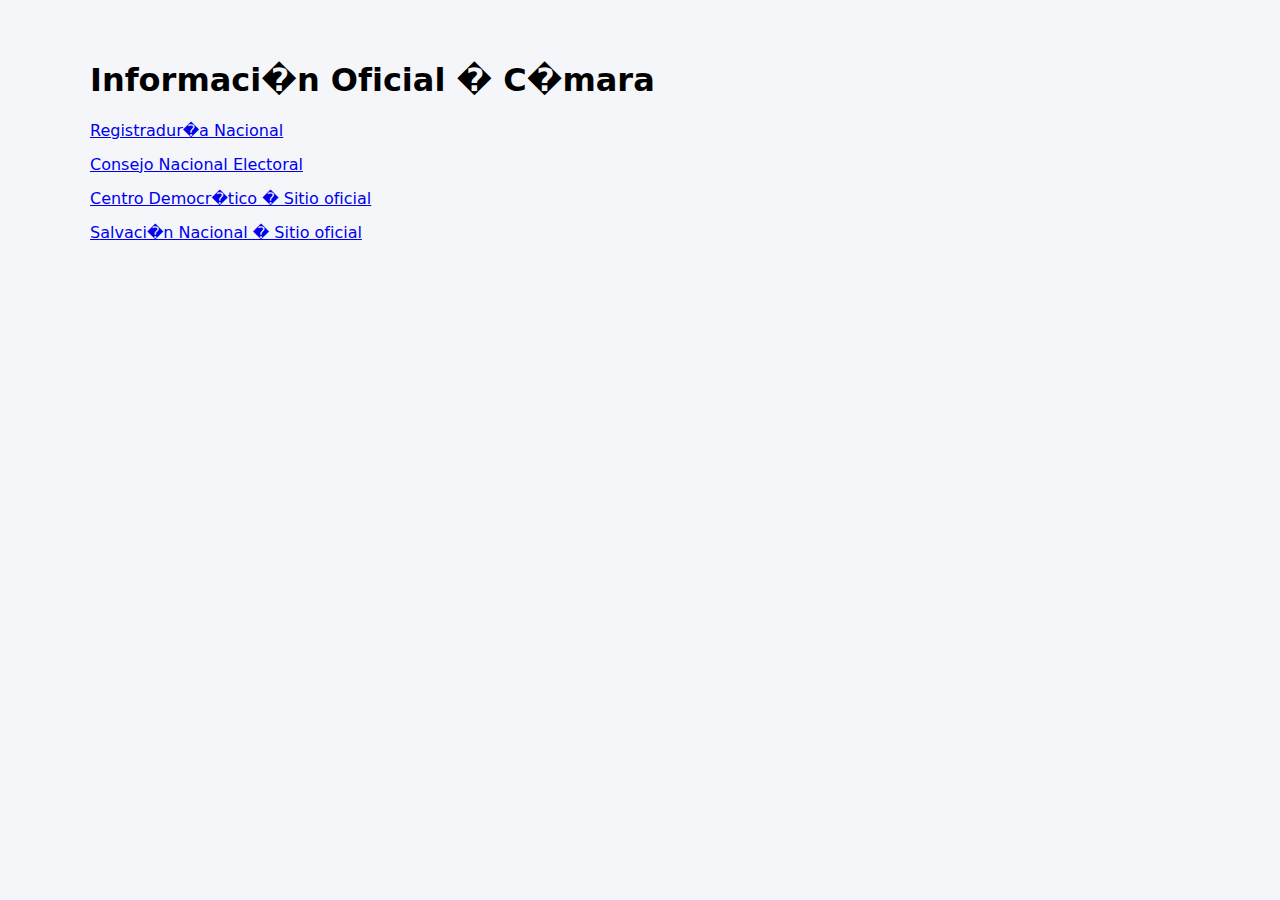
<file: camara.html>
<!DOCTYPE html>
<html lang="es">
<head>
<meta charset="UTF-8">
<meta name="viewport" content="width=device-width, initial-scale=1.0">
<title>Informaci�n Oficial � C�mara</title>
<link rel="stylesheet" href="style.css">
</head>
<body>
<main class="container">
<h1>Informaci�n Oficial � C�mara</h1>
<ul class="links">
<li><a href="https://www.registraduria.gov.co/" target="_blank">Registradur�a Nacional</a></li>
<li><a href="https://www.cne.gov.co/" target="_blank">Consejo Nacional Electoral</a></li>
<li><a href="https://centrodemocratico.com/" target="_blank">Centro Democr�tico � Sitio oficial</a></li>
<li><a href="https://salvacionnacional.com/" target="_blank">Salvaci�n Nacional � Sitio oficial</a></li>
</ul>
</main>
</body>
</html>
</file>
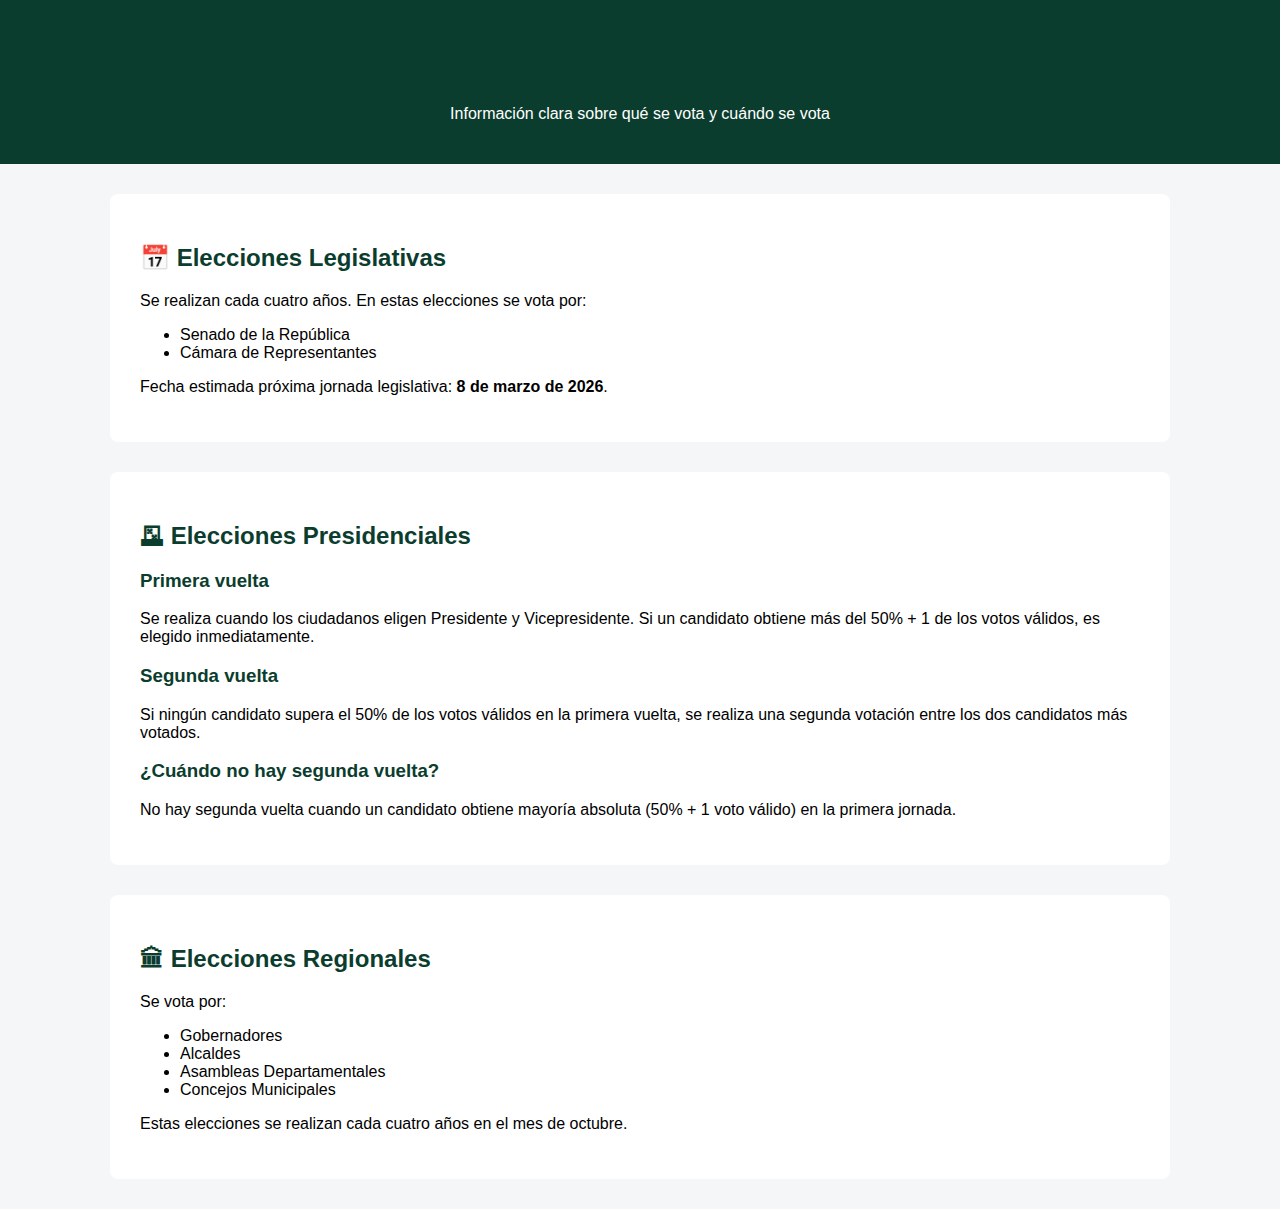
<file: capacitacion.html>
<!DOCTYPE html>
<html lang="es">
<head>
<meta charset="UTF-8">
<meta name="viewport" content="width=device-width, initial-scale=1.0">

<title>Capacitación Electoral Colombia 2026 | Fechas y qué se vota</title>

<meta name="description" content="Fechas oficiales de elecciones en Colombia 2026. Aprende qué se vota en elecciones presidenciales, legislativas y territoriales. Explicación de primera y segunda vuelta.">

<link rel="stylesheet" href="style.css">

<style>
body {font-family: Arial, sans-serif; margin:0; background:#f4f6f8;}
header {background:#0b3d2e; color:white; padding:25px; text-align:center;}
section {max-width:1000px; margin:30px auto; background:white; padding:30px; border-radius:8px;}
h1,h2,h3 {color:#0b3d2e;}
</style>
</head>

<body>

<header>
<h1>Capacitación Electoral Colombia 2026</h1>
<p>Información clara sobre qué se vota y cuándo se vota</p>
</header>

<section>
<h2>📅 Elecciones Legislativas</h2>
<p>
Se realizan cada cuatro años. En estas elecciones se vota por:
</p>
<ul>
<li>Senado de la República</li>
<li>Cámara de Representantes</li>
</ul>
<p>
Fecha estimada próxima jornada legislativa: <strong>8 de marzo de 2026</strong>.
</p>
</section>

<section>
<h2>🗳 Elecciones Presidenciales</h2>

<h3>Primera vuelta</h3>
<p>
Se realiza cuando los ciudadanos eligen Presidente y Vicepresidente.
Si un candidato obtiene más del 50% + 1 de los votos válidos, es elegido inmediatamente.
</p>

<h3>Segunda vuelta</h3>
<p>
Si ningún candidato supera el 50% de los votos válidos en la primera vuelta,
se realiza una segunda votación entre los dos candidatos más votados.
</p>

<h3>¿Cuándo no hay segunda vuelta?</h3>
<p>
No hay segunda vuelta cuando un candidato obtiene mayoría absoluta (50% + 1 voto válido) en la primera jornada.
</p>
</section>

<section>
<h2>🏛 Elecciones Regionales</h2>
<p>
Se vota por:
</p>
<ul>
<li>Gobernadores</li>
<li>Alcaldes</li>
<li>Asambleas Departamentales</li>
<li>Concejos Municipales</li>
</ul>
<p>
Estas elecciones se realizan cada cuatro años en el mes de octubre.
</p>
</section>

</body>
</html>
</file>
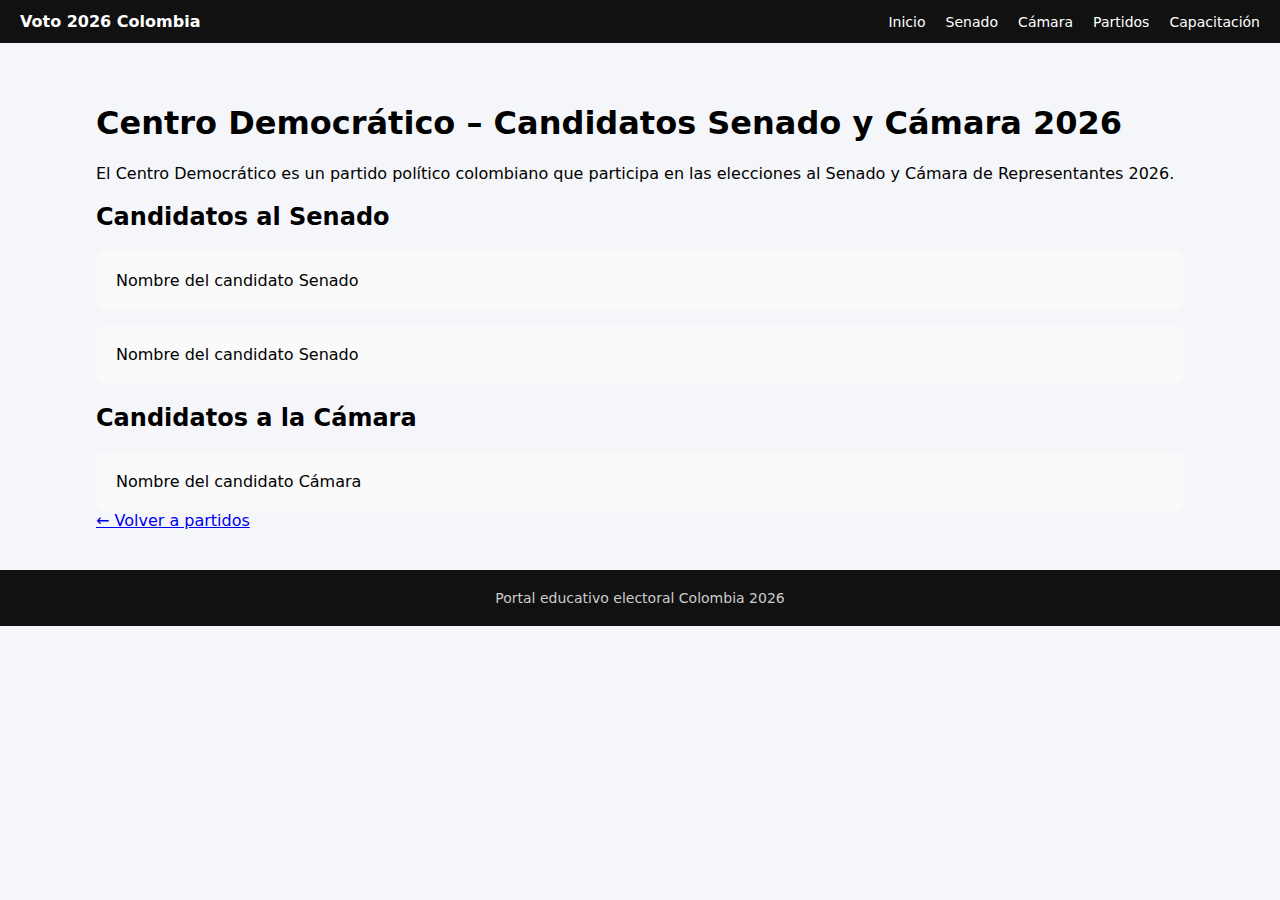
<file: centro-democratico.html>
<!DOCTYPE html>
<html lang="es">
<head>

<meta charset="UTF-8">
<meta name="viewport" content="width=device-width, initial-scale=1.0">

<title>
Centro Democrático | Candidatos Senado y Cámara 2026
</title>

<meta name="description" content="
Consulta los candidatos del Centro Democrático al Senado y Cámara en las elecciones Colombia 2026.
">

<meta name="keywords" content="
Centro Democrático candidatos Senado 2026, Centro Democrático Cámara 2026, elecciones Colombia
">

<meta name="robots" content="index, follow">

<link rel="stylesheet" href="style.css">

<style>

.container {

  width: 85%;
  margin: auto;

}

.candidato {

  background: #fafafa;

  padding: 20px;

  margin-top: 15px;

  border-radius: 10px;

}

</style>

</head>

<body>

<nav class="navbar">

<div class="nav-container">

<div class="logo">
Voto 2026 Colombia
</div>

<div class="nav-links">

<a href="index.html">Inicio</a>
<a href="senado.html">Senado</a>
<a href="camara.html">Cámara</a>
<a href="partidos.html">Partidos</a>
<a href="capacitacion.html" class="capacitacion">Capacitación</a>

</div>

</div>

</nav>

<main class="container">

<h1>
Centro Democrático – Candidatos Senado y Cámara 2026
</h1>

<p>

El Centro Democrático es un partido político colombiano que participa en las elecciones al Senado y Cámara de Representantes 2026.

</p>

<h2>
Candidatos al Senado
</h2>

<div class="candidato">

Nombre del candidato Senado

</div>

<div class="candidato">

Nombre del candidato Senado

</div>

<h2>
Candidatos a la Cámara
</h2>

<div class="candidato">

Nombre del candidato Cámara

</div>

<a href="partidos.html">
← Volver a partidos
</a>

</main>

<footer class="footer">

Portal educativo electoral Colombia 2026

</footer>

</body>

</html>
</file>
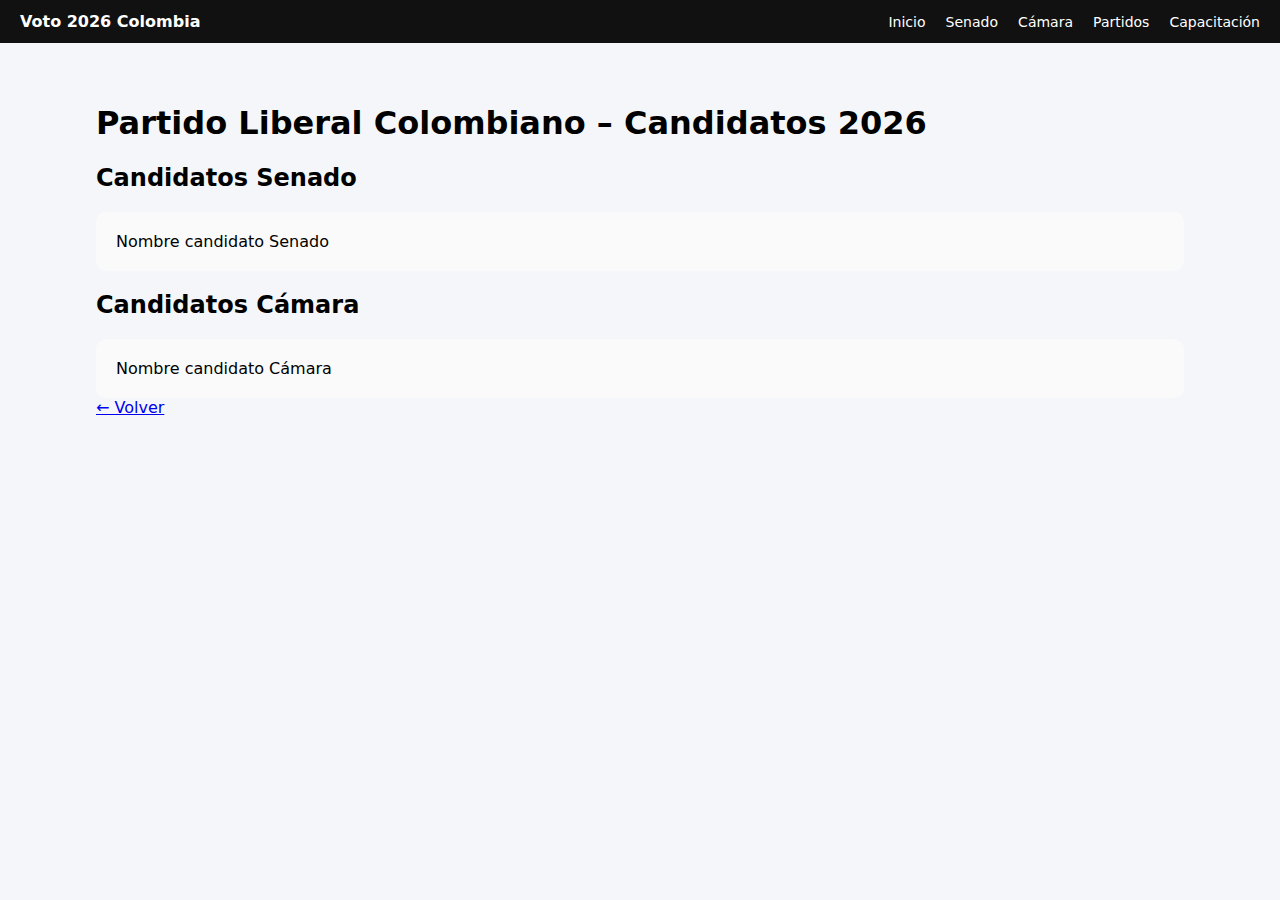
<file: partido-liberal.html>
<!DOCTYPE html>
<html lang="es">
<head>

<meta charset="UTF-8">
<meta name="viewport" content="width=device-width, initial-scale=1.0">

<title>
Partido Liberal Colombiano | Candidatos Senado y Cámara 2026
</title>

<meta name="description" content="
Consulta los candidatos del Partido Liberal Colombiano al Senado y Cámara en las elecciones Colombia 2026.
">

<meta name="keywords" content="
Partido Liberal candidatos Senado 2026, Partido Liberal Cámara 2026, elecciones Colombia
">

<link rel="stylesheet" href="style.css">

<style>

.container {
width: 85%;
margin: auto;
}

.candidato {
background: #fafafa;
padding: 20px;
margin-top: 15px;
border-radius: 10px;
}

</style>

</head>

<body>

<nav class="navbar">
<div class="nav-container">

<div class="logo">Voto 2026 Colombia</div>

<div class="nav-links">
<a href="index.html">Inicio</a>
<a href="senado.html">Senado</a>
<a href="camara.html">Cámara</a>
<a href="partidos.html">Partidos</a>
<a href="capacitacion.html" class="capacitacion">Capacitación</a>
</div>

</div>
</nav>

<main class="container">

<h1>Partido Liberal Colombiano – Candidatos 2026</h1>

<h2>Candidatos Senado</h2>

<div class="candidato">Nombre candidato Senado</div>

<h2>Candidatos Cámara</h2>

<div class="candidato">Nombre candidato Cámara</div>

<a href="partidos.html">← Volver</a>

</main>

</body>
</html>
</file>
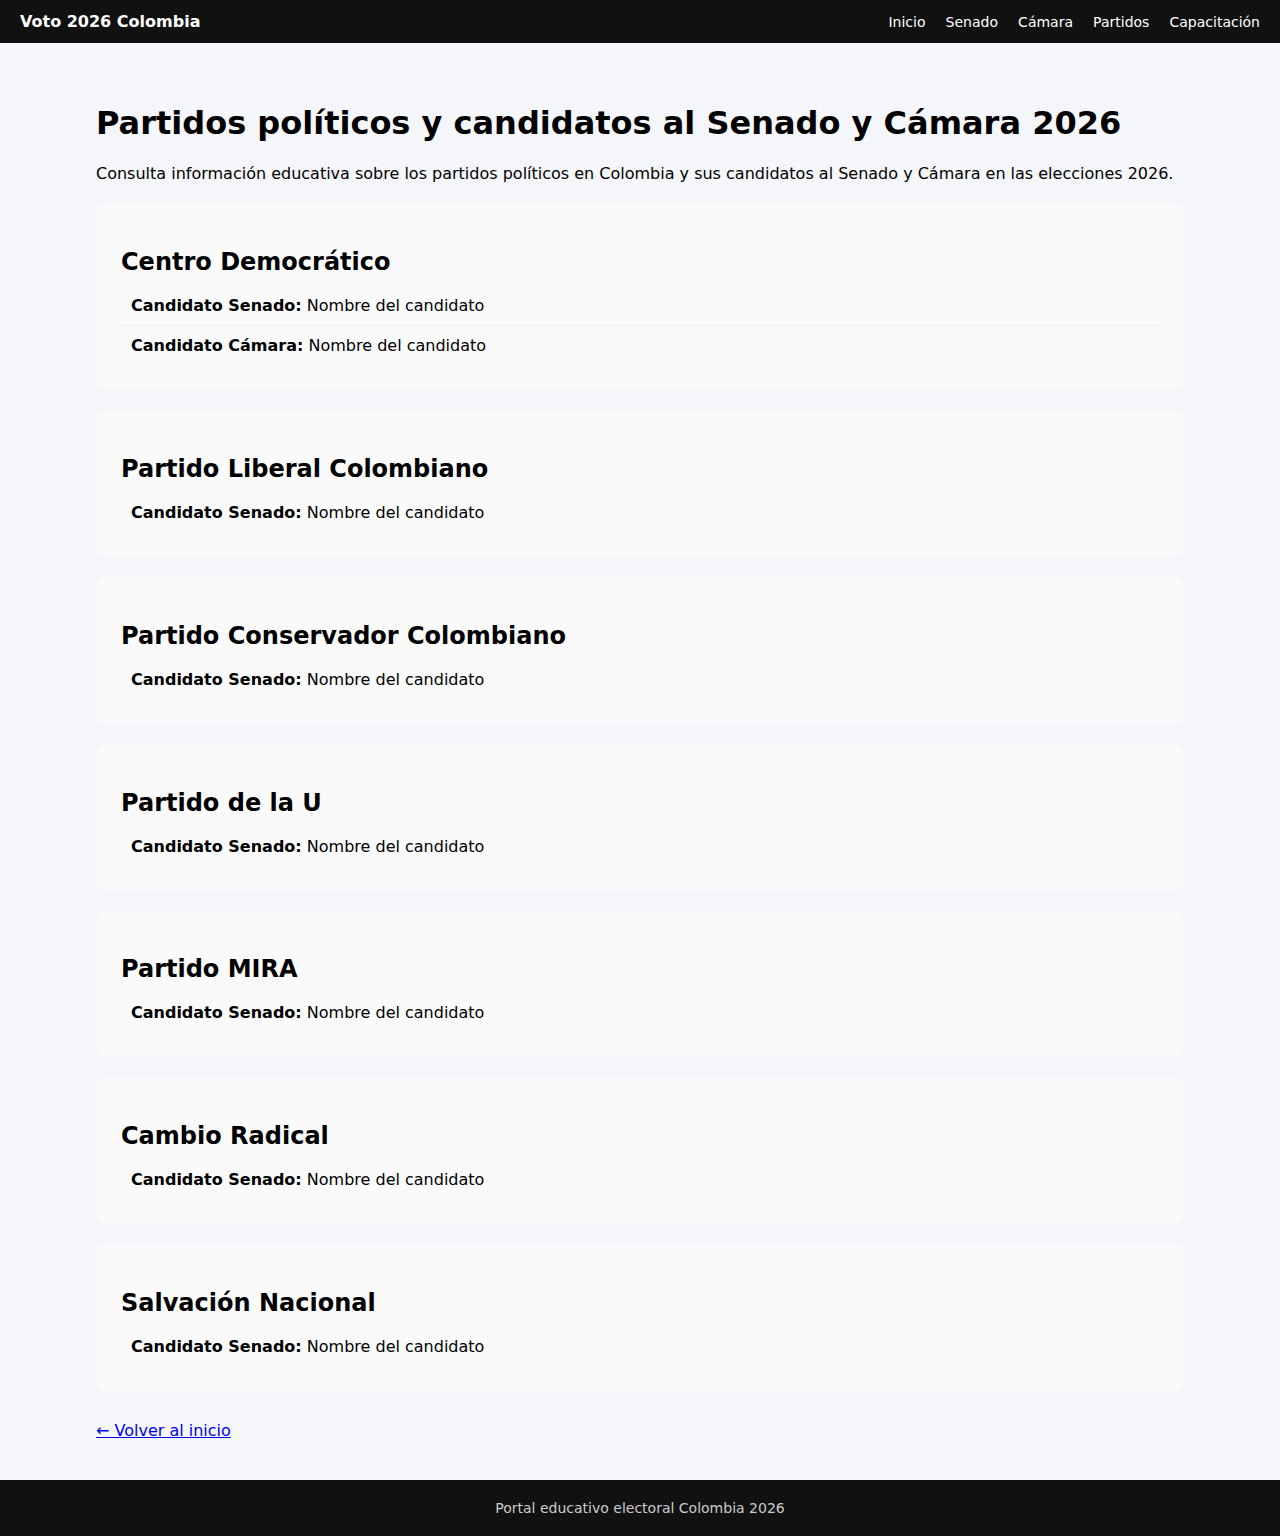
<file: partidos.html>
<!DOCTYPE html>
<html lang="es">
<head>

<meta charset="UTF-8">
<meta name="viewport" content="width=device-width, initial-scale=1.0">

<title>
Partidos políticos Colombia 2026 | Candidatos Senado y Cámara
</title>

<meta name="description" content="
Consulta los partidos políticos en Colombia y sus candidatos al Senado y Cámara en las elecciones 2026. Información educativa electoral.
">

<meta name="keywords" content="
partidos políticos Colombia, candidatos Senado 2026, candidatos Cámara 2026, Centro Democrático, Partido Liberal, Conservador, Partido de la U
">

<meta name="robots" content="index, follow">

<link rel="stylesheet" href="style.css">

<style>

.container {
  width: 85%;
  margin: auto;
}

.partido {

  background: #fafafa;

  padding: 25px;

  margin-top: 20px;

  border-radius: 10px;

}

.partido h2 {

  margin-bottom: 10px;

}

.candidato {

  padding: 10px;

  border-bottom: 1px solid #eee;

}

.candidato:last-child {

  border-bottom: none;

}

.volver {

  margin-top: 30px;

  display: inline-block;

}

</style>

</head>

<body>

<nav class="navbar">

<div class="nav-container">

<div class="logo">
Voto 2026 Colombia
</div>

<div class="nav-links">

<a href="index.html">Inicio</a>

<a href="senado.html">Senado</a>

<a href="camara.html">Cámara</a>

<a href="partidos.html">Partidos</a>

<a href="capacitacion.html" class="capacitacion">Capacitación</a>

</div>

</div>

</nav>

<main class="container">

<h1>
Partidos políticos y candidatos al Senado y Cámara 2026
</h1>

<p>

Consulta información educativa sobre los partidos políticos en Colombia y sus candidatos al Senado y Cámara en las elecciones 2026.

</p>

<!-- CENTRO DEMOCRATICO -->

<div class="partido">

<h2>
Centro Democrático
</h2>

<div class="candidato">

<strong>Candidato Senado:</strong>
Nombre del candidato

</div>

<div class="candidato">

<strong>Candidato Cámara:</strong>
Nombre del candidato

</div>

</div>

<!-- PARTIDO LIBERAL -->

<div class="partido">

<h2>
Partido Liberal Colombiano
</h2>

<div class="candidato">

<strong>Candidato Senado:</strong>
Nombre del candidato

</div>

</div>

<!-- PARTIDO CONSERVADOR -->

<div class="partido">

<h2>
Partido Conservador Colombiano
</h2>

<div class="candidato">

<strong>Candidato Senado:</strong>
Nombre del candidato

</div>

</div>

<!-- PARTIDO DE LA U -->

<div class="partido">

<h2>
Partido de la U
</h2>

<div class="candidato">

<strong>Candidato Senado:</strong>
Nombre del candidato

</div>

</div>

<!-- MIRA -->

<div class="partido">

<h2>
Partido MIRA
</h2>

<div class="candidato">

<strong>Candidato Senado:</strong>
Nombre del candidato

</div>

</div>

<!-- CAMBIO RADICAL -->

<div class="partido">

<h2>
Cambio Radical
</h2>

<div class="candidato">

<strong>Candidato Senado:</strong>
Nombre del candidato

</div>

</div>

<!-- SALVACION NACIONAL -->

<div class="partido">

<h2>
Salvación Nacional
</h2>

<div class="candidato">

<strong>Candidato Senado:</strong>
Nombre del candidato

</div>

</div>

<a href="index.html" class="volver">
← Volver al inicio
</a>

</main>

<footer class="footer">

Portal educativo electoral Colombia 2026

</footer>

</body>

</html>
</file>
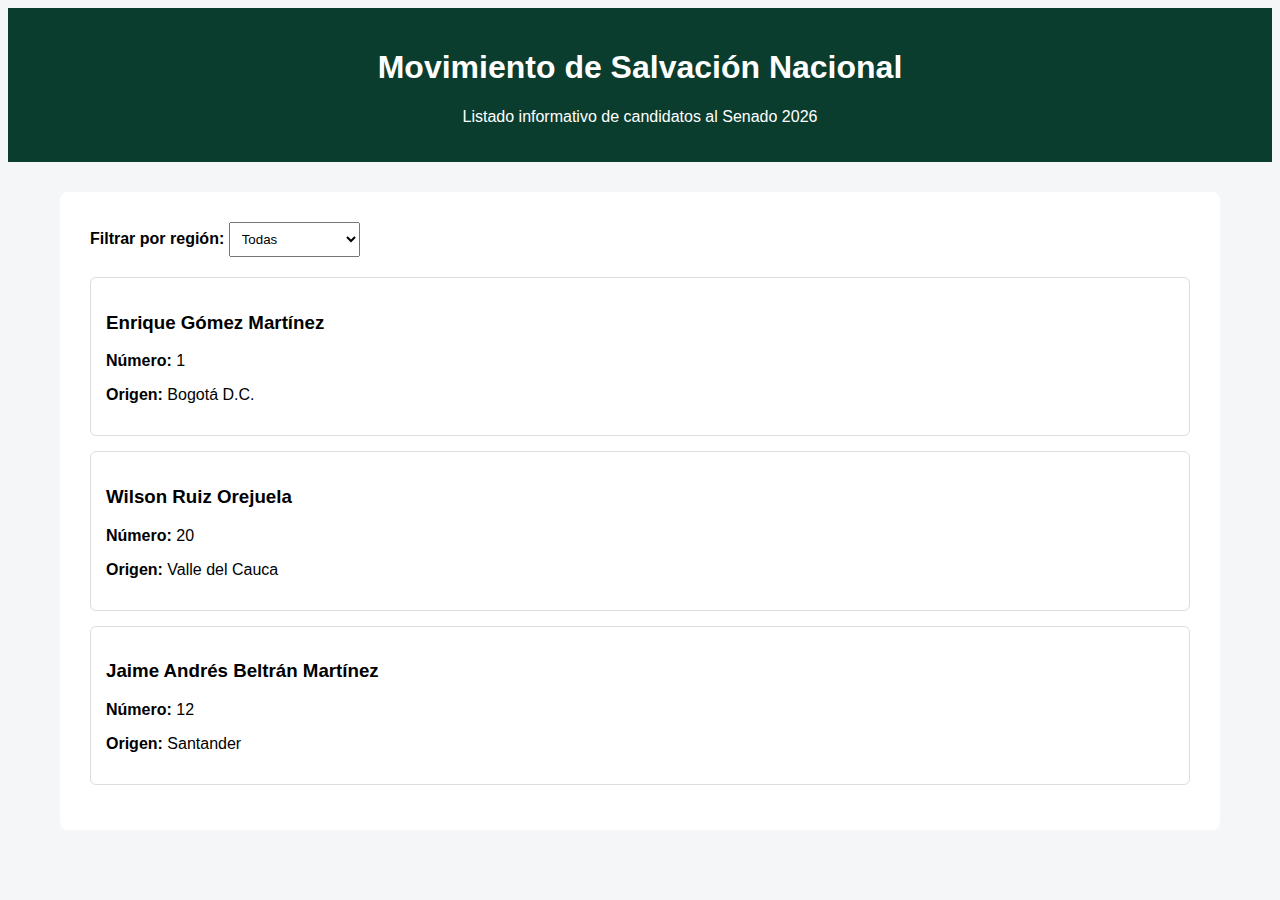
<file: salvacion-nacional.html>
<!DOCTYPE html>
<html lang="es">
<head>
<meta charset="UTF-8">
<meta name="viewport" content="width=device-width, initial-scale=1.0">
<title>Movimiento de Salvación Nacional – Senado 2026</title>

<style>
body {font-family: Arial; background:#f4f6f8;}
header {background:#0b3d2e; color:white; padding:20px; text-align:center;}
section {max-width:1100px; margin:30px auto; background:white; padding:30px; border-radius:8px;}
select {padding:8px; margin-bottom:20px;}
.card {border:1px solid #ddd; padding:15px; margin-bottom:15px; border-radius:6px;}
.hidden {display:none;}
</style>
</head>

<body>

<header>
<h1>Movimiento de Salvación Nacional</h1>
<p>Listado informativo de candidatos al Senado 2026</p>
</header>

<section>

<label for="regionFilter"><strong>Filtrar por región:</strong></label>
<select id="regionFilter" onchange="filterRegion()">
<option value="all">Todas</option>
<option value="Bogotá">Bogotá</option>
<option value="Valle">Valle del Cauca</option>
<option value="Santander">Santander</option>
<option value="Antioquia">Antioquia</option>
<option value="Caldas">Caldas</option>
</select>

<div class="card" data-region="Bogotá">
<h3>Enrique Gómez Martínez</h3>
<p><strong>Número:</strong> 1</p>
<p><strong>Origen:</strong> Bogotá D.C.</p>
</div>

<div class="card" data-region="Valle">
<h3>Wilson Ruiz Orejuela</h3>
<p><strong>Número:</strong> 20</p>
<p><strong>Origen:</strong> Valle del Cauca</p>
</div>

<div class="card" data-region="Santander">
<h3>Jaime Andrés Beltrán Martínez</h3>
<p><strong>Número:</strong> 12</p>
<p><strong>Origen:</strong> Santander</p>
</div>

</section>

<script>
function filterRegion() {
  const selected = document.getElementById("regionFilter").value;
  const cards = document.querySelectorAll(".card");

  cards.forEach(card => {
    if(selected === "all" || card.dataset.region.includes(selected)){
      card.classList.remove("hidden");
    } else {
      card.classList.add("hidden");
    }
  });
}
</script>

</body>
</html>
</file>
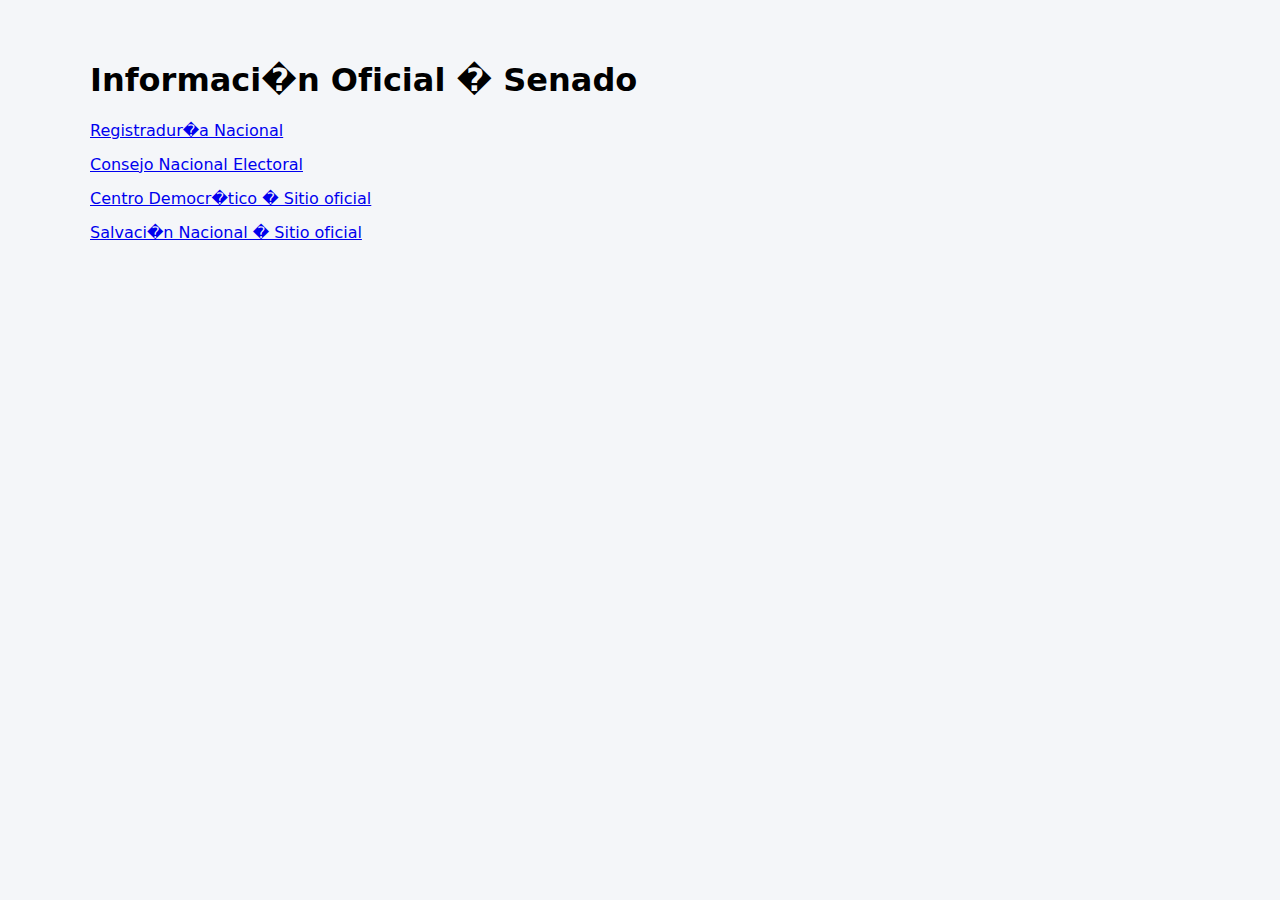
<file: senado.html>
<!DOCTYPE html>
<html lang="es">
<head>
<meta charset="UTF-8">
<meta name="viewport" content="width=device-width, initial-scale=1.0">
<title>Informaci�n Oficial � Senado</title>
<link rel="stylesheet" href="style.css">
</head>
<body>
<main class="container">
<h1>Informaci�n Oficial � Senado</h1>
<ul class="links">
<li><a href="https://www.registraduria.gov.co/" target="_blank">Registradur�a Nacional</a></li>
<li><a href="https://www.cne.gov.co/" target="_blank">Consejo Nacional Electoral</a></li>
<li><a href="https://centrodemocratico.com/" target="_blank">Centro Democr�tico � Sitio oficial</a></li>
<li><a href="https://salvacionnacional.com/" target="_blank">Salvaci�n Nacional � Sitio oficial</a></li>
</ul>
</main>
</body>
</html>
</file>
<file: style.css>
body{
margin:0;
font-family:system-ui,sans-serif;
background:#f4f6f9;
}

.navbar{
background:#111;
padding:12px 20px;
position:sticky;
top:0;
z-index:1000;
}

.nav-container{
display:flex;
justify-content:space-between;
align-items:center;
flex-wrap:wrap;
}

.logo{
color:white;
font-weight:bold;
}

.nav-links a{
color:white;
margin-left:15px;
text-decoration:none;
font-size:14px;
}

.hero{
background:url("assets/hero.jpeg") center/cover no-repeat;
height:60vh;
display:flex;
align-items:center;
justify-content:center;
text-align:center;
color:white;
}

.overlay{
background:rgba(0,0,0,0.6);
padding:30px;
width:100%;
}

.container{
max-width:1100px;
margin:auto;
padding:40px 20px;
}

.grid{
display:grid;
grid-template-columns:repeat(auto-fit,minmax(250px,1fr));
gap:20px;
}

.card{
background:white;
padding:25px;
border-radius:12px;
box-shadow:0 4px 12px rgba(0,0,0,0.08);
text-align:center;
}

.card a{
display:inline-block;
margin-top:15px;
background:#003893;
color:white;
padding:10px 18px;
border-radius:6px;
text-decoration:none;
}

.links{
list-style:none;
padding:0;
}

.links li{
margin:15px 0;
}

.footer{
text-align:center;
padding:20px;
background:#111;
color:#ccc;
font-size:14px;
}

@media(max-width:600px){
.hero{
height:50vh;
}
.nav-links{
width:100%;
margin-top:10px;
}
.nav-links a{
display:inline-block;
margin:8px 8px 0 0;
}
}
</file>
